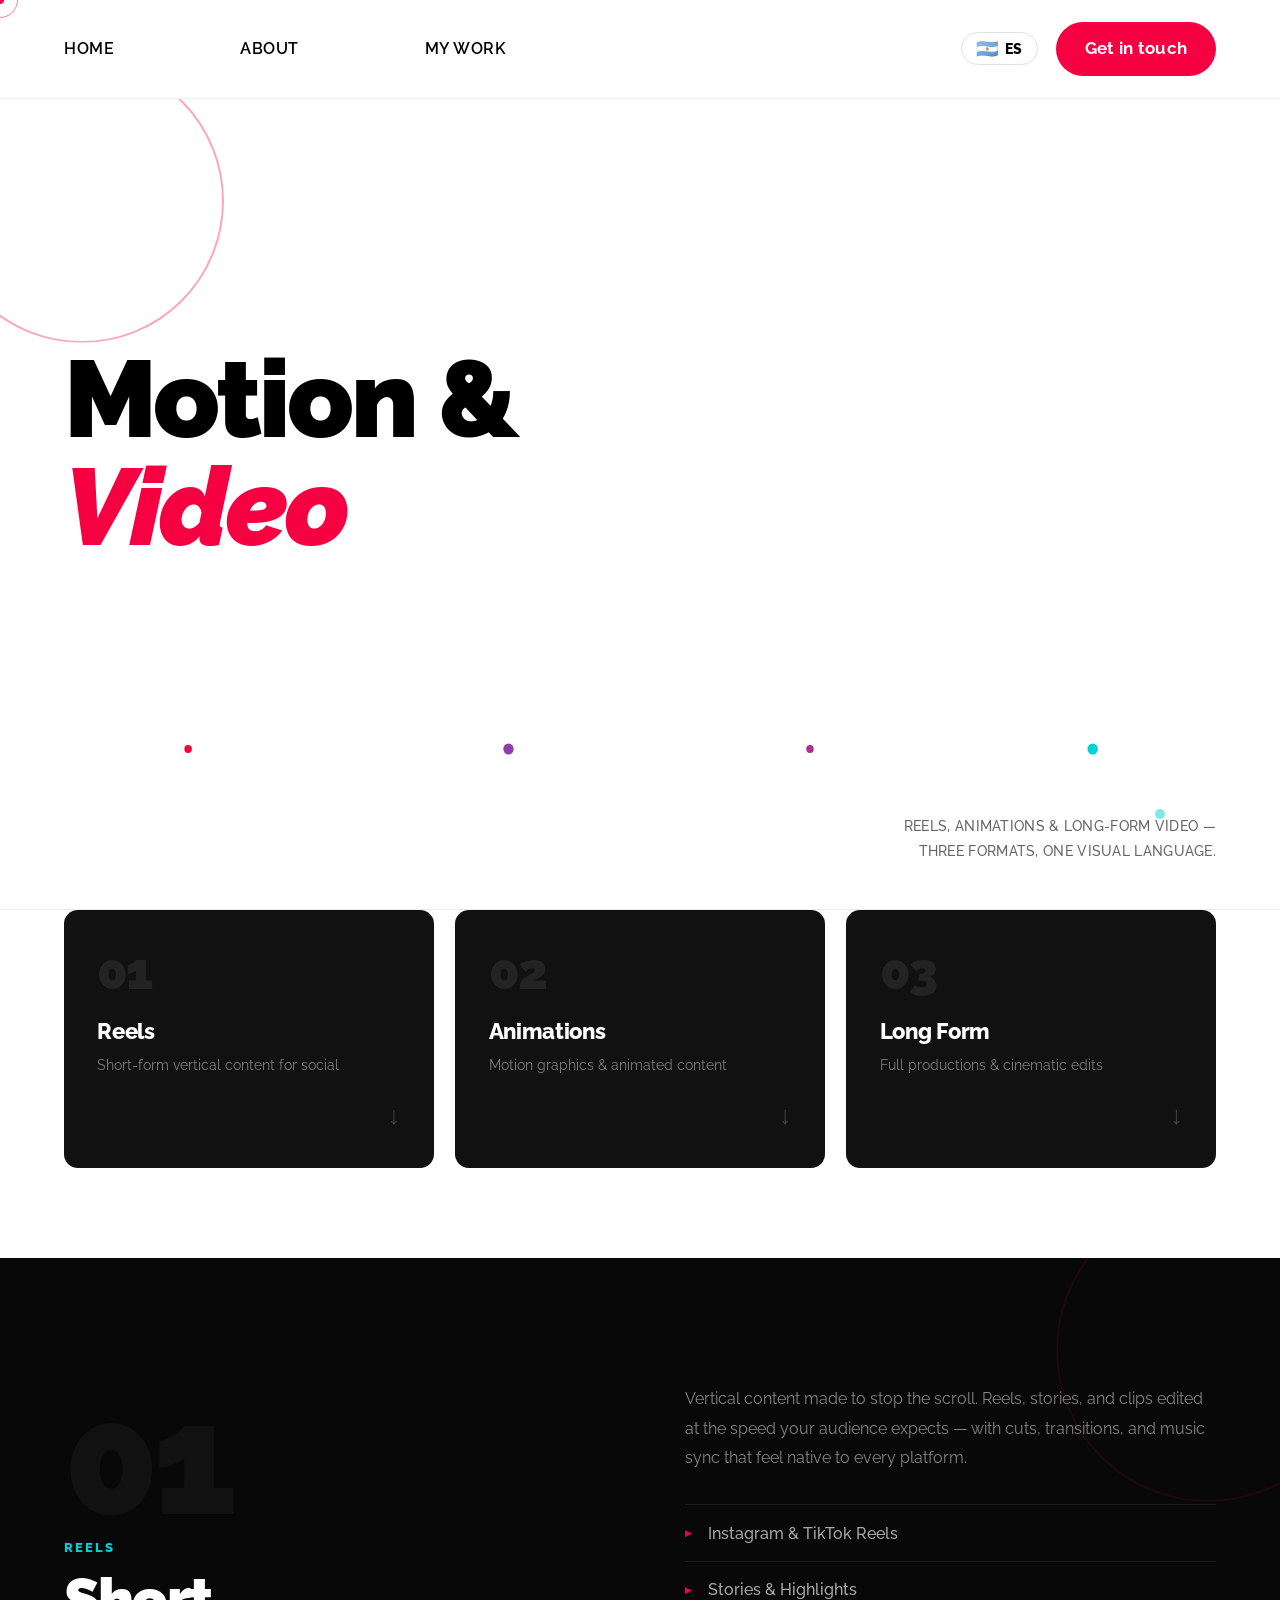
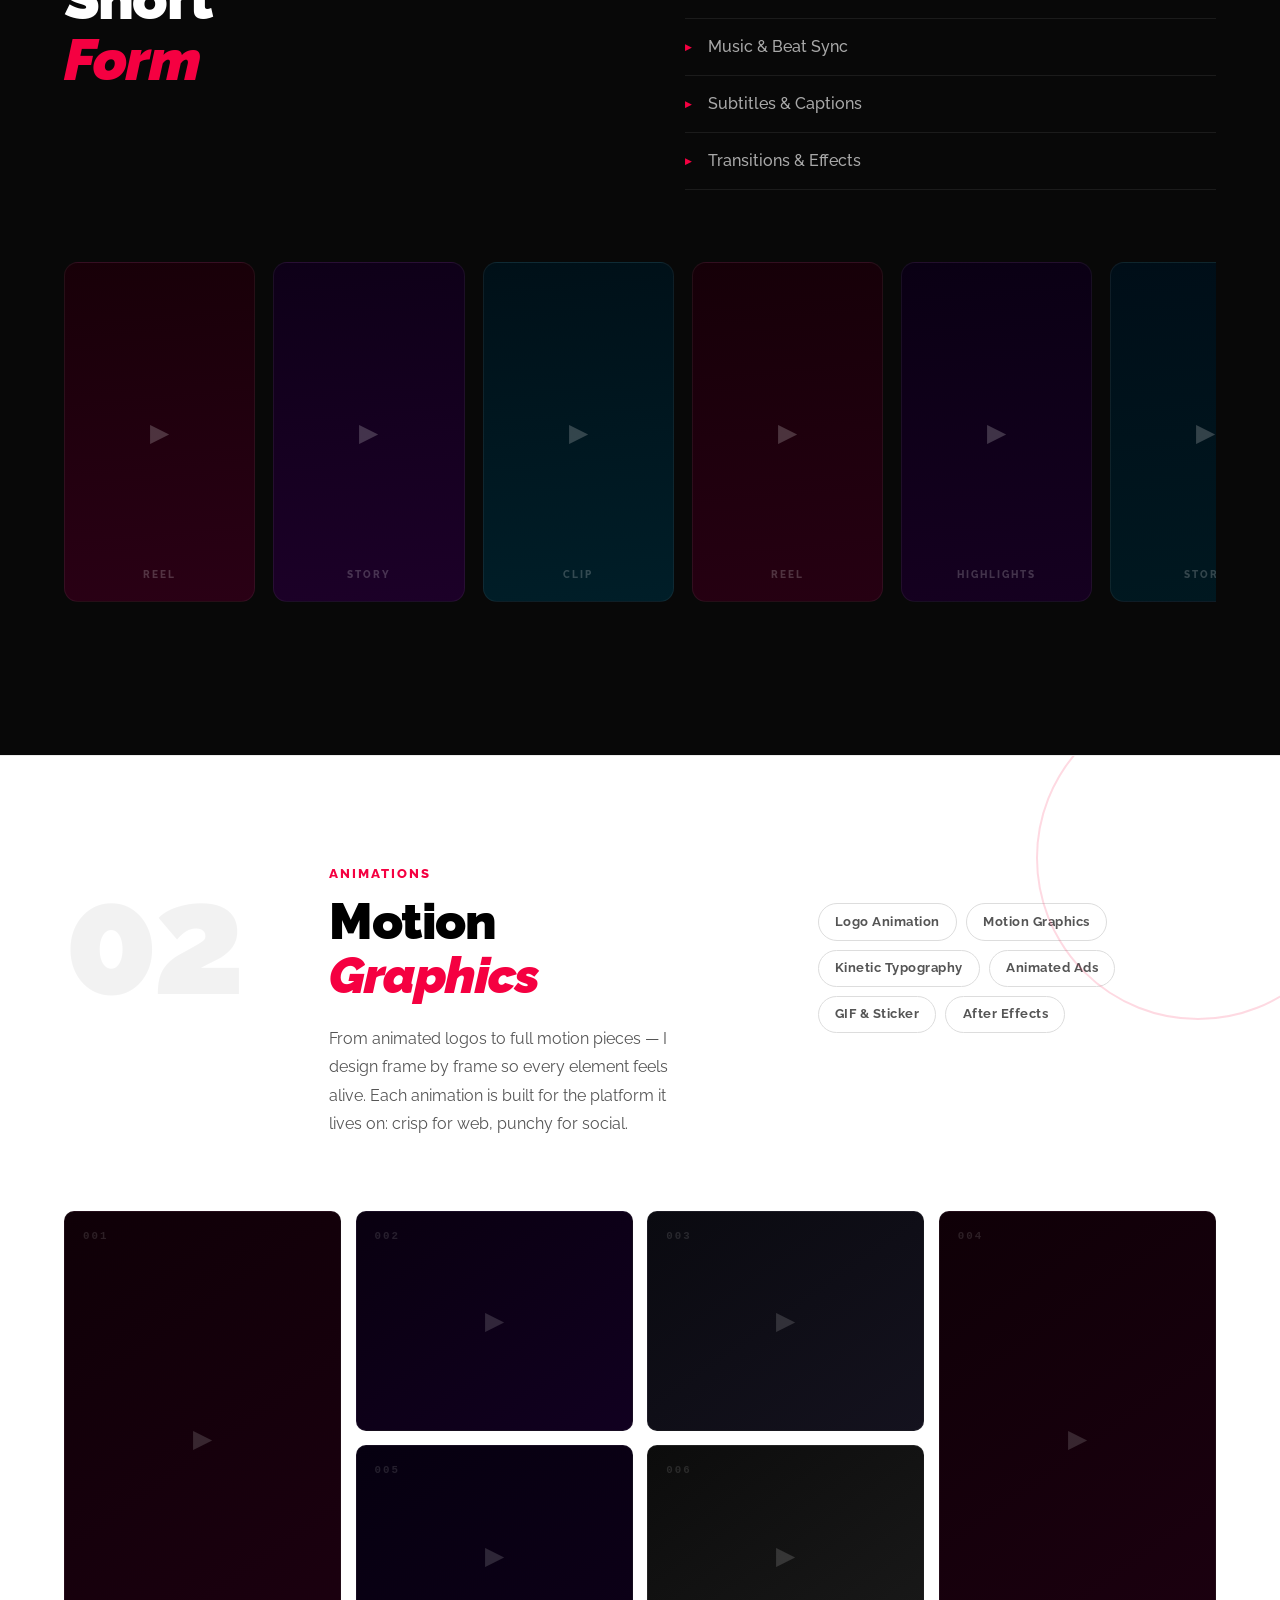
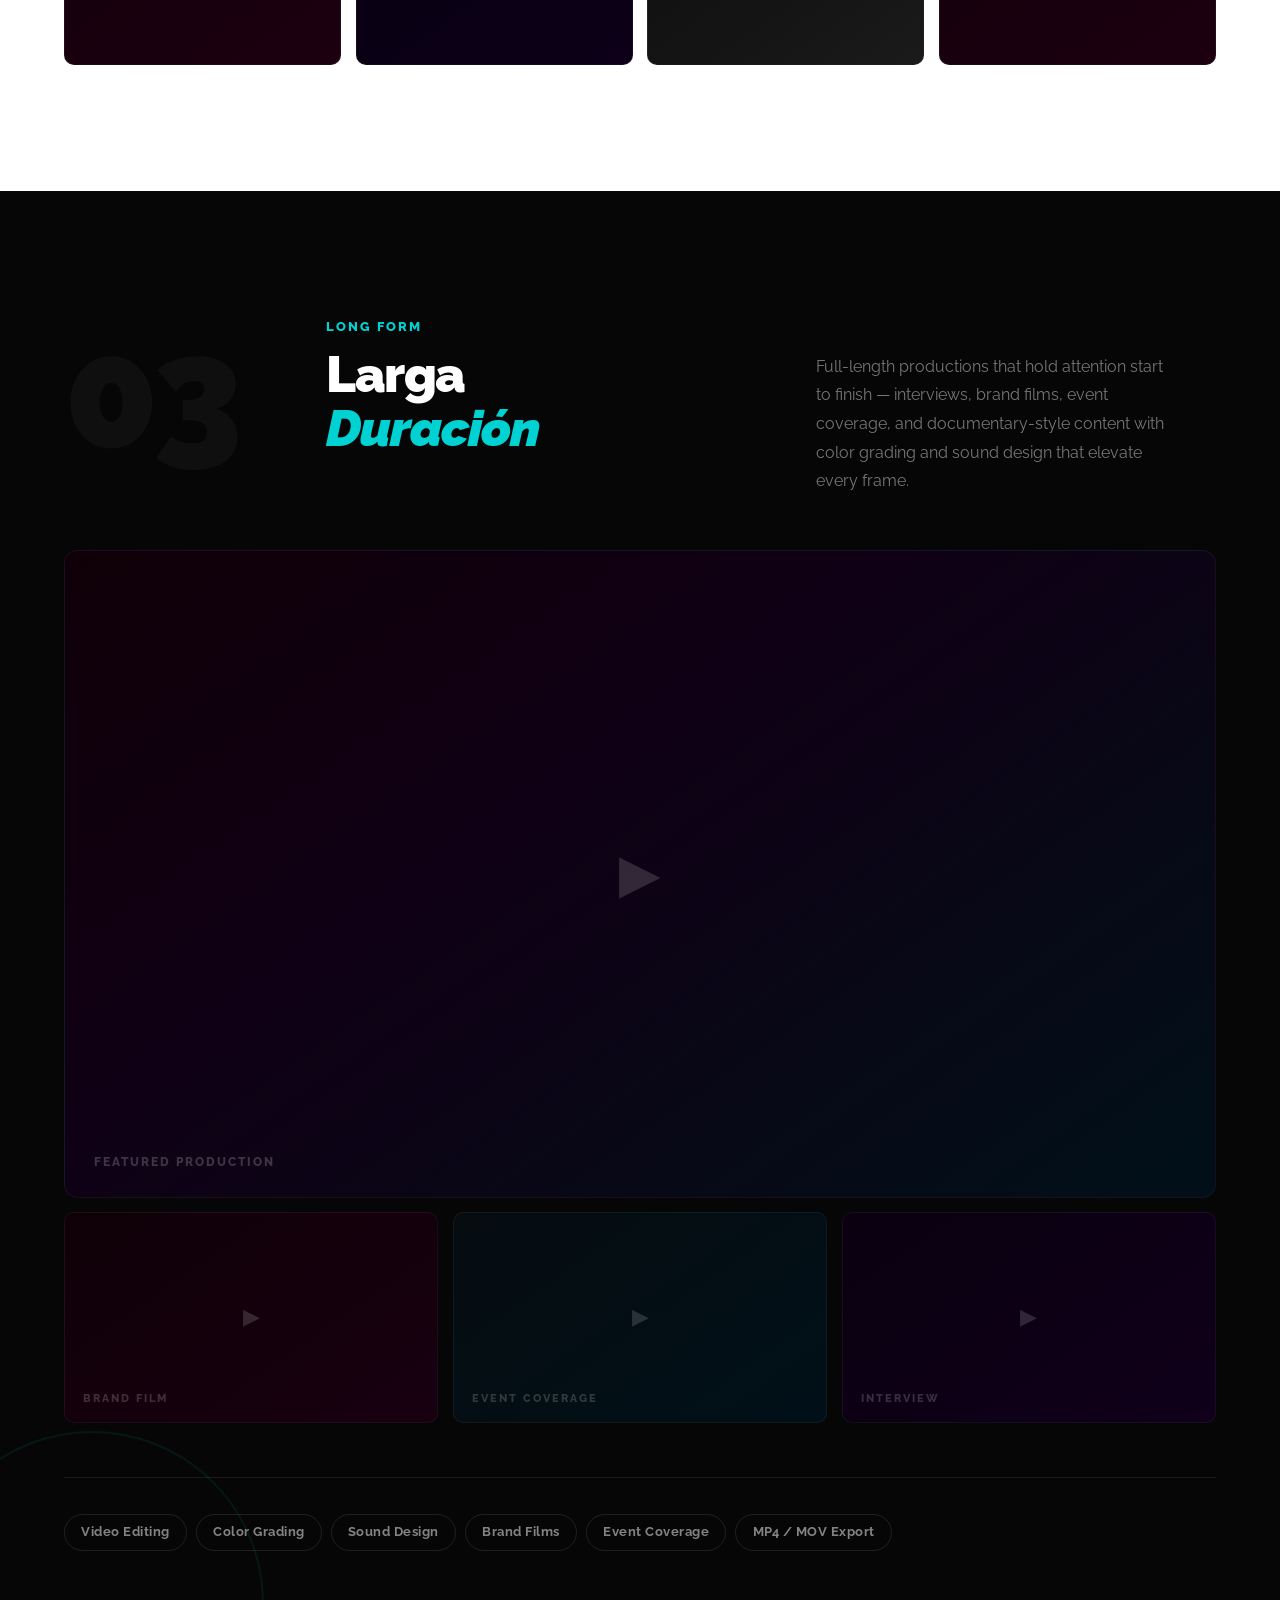
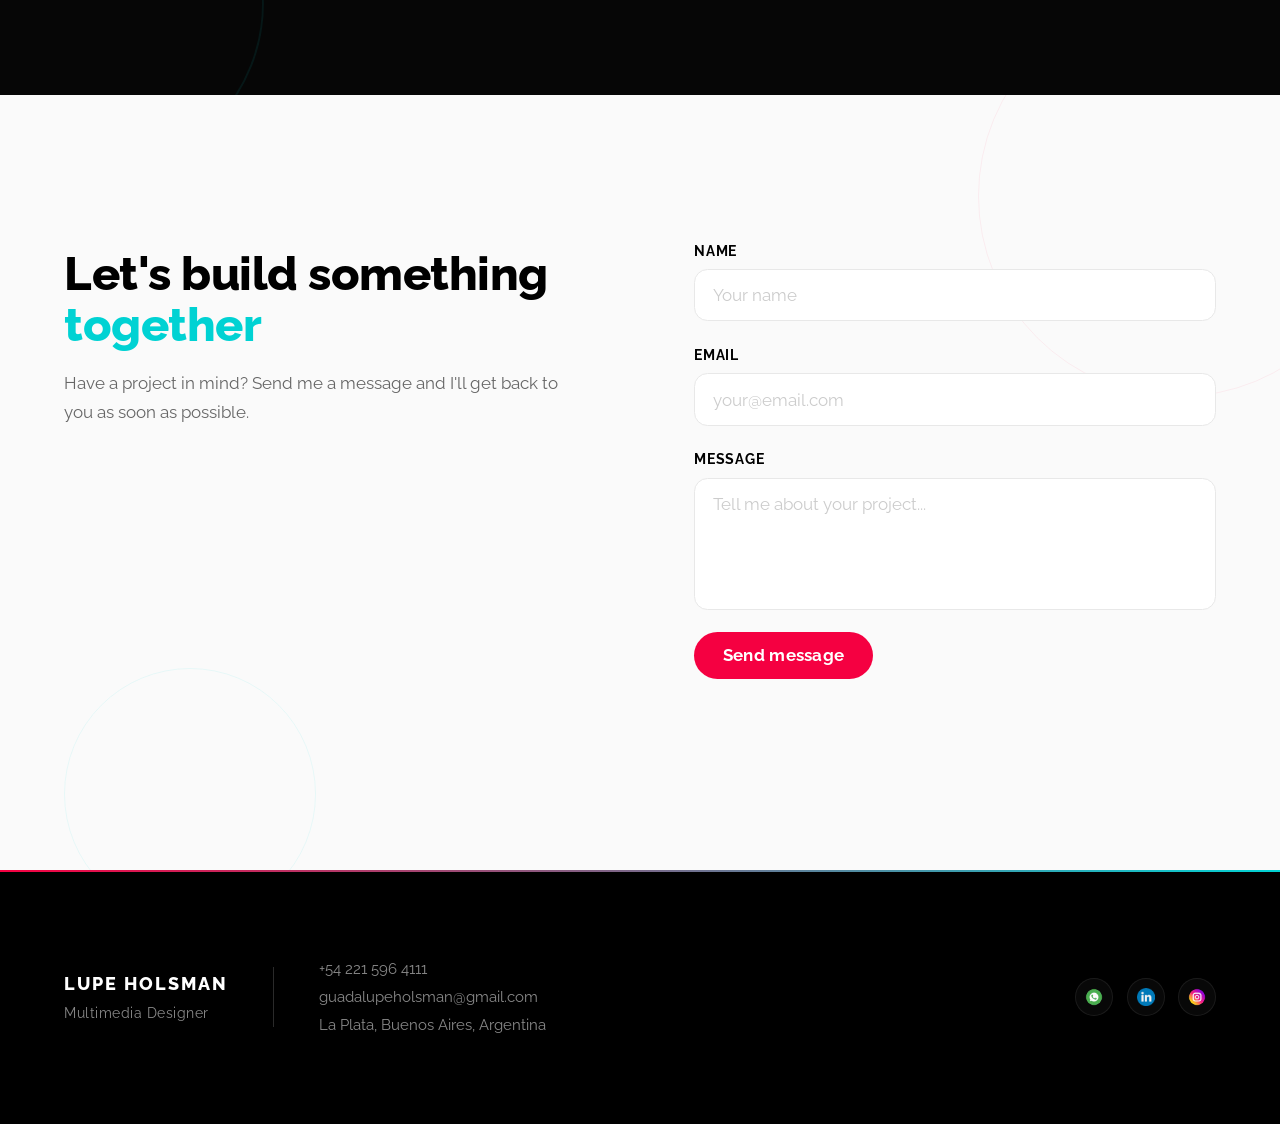
<file: MotionVideo.html>
<!DOCTYPE html>
<html lang="en">
<head>
    <meta charset="UTF-8">
    <meta name="viewport" content="width=device-width, initial-scale=1.0">
    <title>Motion & Video — Lupe Holsman</title>
    <link href="https://fonts.googleapis.com/css2?family=Raleway:ital,wght@0,300;0,400;0,600;0,700;0,800;0,900;1,700;1,800;1,900&display=swap" rel="stylesheet">
    <link rel="stylesheet" href="css/styles.css">
    <link rel="stylesheet" href="css/MotionVideo.css">
</head>

<body>

    <div class="cursor-dot"  id="cursorDot"></div>
    <div class="cursor-ring" id="cursorRing"></div>

    <!-- ══ HEADER ══════════════════════════════ -->
    <header id="siteHeader">
        <div class="container">
            <nav>
                <ul id="navLinks">
                    <li><a href="index.html"     data-i18n="nav.home">Home</a></li>
                    <li><a href="404.html"        data-i18n="nav.about">About</a></li>
                    <li><a href="index.html#work" data-i18n="nav.work">My Work</a></li>
                </ul>
                <div class="nav-right">
                    <button class="lang-switch" id="langSwitch" aria-label="Switch language">
                        <span class="lang-flag" id="langFlag">🇦🇷</span>
                        <span class="lang-label" id="langLabel">ES</span>
                    </button>
                    <a href="#contact" class="btn" data-i18n="nav.contact">Get in touch</a>
                    <button class="hamburger" id="hamburger" aria-label="Menu">
                        <span></span><span></span><span></span>
                    </button>
                </div>
            </nav>
        </div>
    </header>

    <main>

        <!-- ══ HERO ════════════════════════════ -->
        <section class="mv-hero">

            <div class="container mv-hero-title-wrap">
                <div class="mv-hero-title">
                    <h1>Motion &amp;<em>Video</em></h1>
                </div>
            </div>

            <div class="mv-timeline-wrap" aria-hidden="true">
                <svg viewBox="0 0 1440 80" preserveAspectRatio="none" fill="none" xmlns="http://www.w3.org/2000/svg">
                    <defs>
                        <linearGradient id="mvGrad" x1="0%" y1="0%" x2="100%" y2="0%">
                            <stop offset="0%"   stop-color="#F50041"/>
                            <stop offset="45%"  stop-color="#8b3fa8"/>
                            <stop offset="100%" stop-color="#00d2d3"/>
                        </linearGradient>
                    </defs>
                    <line x1="0" y1="40" x2="1440" y2="40" stroke="url(#mvGrad)" stroke-width="2.5" stroke-linecap="round"/>
                    <line x1="0" y1="28" x2="1440" y2="28" stroke="url(#mvGrad)" stroke-width="1" opacity="0.25"/>
                    <line x1="0" y1="52" x2="1440" y2="52" stroke="url(#mvGrad)" stroke-width="1" opacity="0.25"/>
                    <circle cx="240"  cy="40" r="4"   fill="#F50041"/>
                    <circle cx="580"  cy="40" r="5.5" fill="#8b3fa8"/>
                    <circle cx="900"  cy="40" r="4"   fill="#b03090"/>
                    <circle cx="1200" cy="40" r="5.5" fill="#00d2d3"/>
                </svg>
            </div>

            <div class="container">
                <p class="mv-hero-desc" data-i18n="hero.desc">
                    Reels, Animations &amp; Long-Form Video — Three Formats, One Visual Language.
                </p>
            </div>

        </section>


        <!-- ══ CATEGORY NAV ═════════════════════ -->
        <section class="mv-catnav">
            <div class="container">
                <div class="mv-catnav-grid">

                    <a class="mv-cat-card reveal" href="#reels">
                        <span class="mv-cat-num">01</span>
                        <div class="mv-cat-body">
                            <h3 data-i18n="cat.reels.title">Reels</h3>
                            <p data-i18n="cat.reels.desc">Short-form vertical content for social</p>
                        </div>
                        <span class="mv-cat-arrow">↓</span>
                    </a>

                    <a class="mv-cat-card reveal" href="#animations" style="transition-delay:.08s">
                        <span class="mv-cat-num">02</span>
                        <div class="mv-cat-body">
                            <h3 data-i18n="cat.anim.title">Animations</h3>
                            <p data-i18n="cat.anim.desc">Motion graphics &amp; animated content</p>
                        </div>
                        <span class="mv-cat-arrow">↓</span>
                    </a>

                    <a class="mv-cat-card reveal" href="#longform" style="transition-delay:.16s">
                        <span class="mv-cat-num">03</span>
                        <div class="mv-cat-body">
                            <h3 data-i18n="cat.long.title">Long Form</h3>
                            <p data-i18n="cat.long.desc">Full productions &amp; cinematic edits</p>
                        </div>
                        <span class="mv-cat-arrow">↓</span>
                    </a>

                </div>
            </div>
        </section>


        <!-- ══ 01 REELS ══════════════════════════ -->
        <section class="mv-reels" id="reels">
            <div class="container">

                <!-- Header -->
                <div class="mv-reels-header">
                    <div class="mv-reels-heading reveal from-left">
                        <div class="mv-ghost-num" aria-hidden="true">01</div>
                        <span class="mv-label mv-label--cyan" data-i18n="reels.label">Reels</span>
                        <h2>Short<br><em>Form</em></h2>
                    </div>
                    <div class="mv-reels-desc reveal from-right">
                        <p data-i18n="reels.desc">
                            Vertical content made to stop the scroll. Reels, stories, and clips edited at the speed your audience expects — with cuts, transitions, and music sync that feel native to every platform.
                        </p>
                        <ul class="mv-vlist">
                            <li data-i18n="reels.item1">Instagram &amp; TikTok Reels</li>
                            <li data-i18n="reels.item2">Stories &amp; Highlights</li>
                            <li data-i18n="reels.item3">Music &amp; Beat Sync</li>
                            <li data-i18n="reels.item4">Subtitles &amp; Captions</li>
                            <li data-i18n="reels.item5">Transitions &amp; Effects</li>
                        </ul>
                    </div>
                </div>

                <!-- Strip de tiles verticales -->
                <div class="mv-reel-strip reveal">
                    <div class="mv-reel-tile">
                        <span class="mv-play-icon">▶</span>
                        <div class="mv-reel-label" data-i18n="reels.t1">Reel</div>
                    </div>
                    <div class="mv-reel-tile">
                        <span class="mv-play-icon">▶</span>
                        <div class="mv-reel-label" data-i18n="reels.t2">Story</div>
                    </div>
                    <div class="mv-reel-tile">
                        <span class="mv-play-icon">▶</span>
                        <div class="mv-reel-label" data-i18n="reels.t3">Clip</div>
                    </div>
                    <div class="mv-reel-tile">
                        <span class="mv-play-icon">▶</span>
                        <div class="mv-reel-label" data-i18n="reels.t4">Reel</div>
                    </div>
                    <div class="mv-reel-tile">
                        <span class="mv-play-icon">▶</span>
                        <div class="mv-reel-label" data-i18n="reels.t5">Highlights</div>
                    </div>
                    <div class="mv-reel-tile">
                        <span class="mv-play-icon">▶</span>
                        <div class="mv-reel-label" data-i18n="reels.t6">Story</div>
                    </div>
                    <div class="mv-reel-tile">
                        <span class="mv-play-icon">▶</span>
                        <div class="mv-reel-label" data-i18n="reels.t7">Clip</div>
                    </div>
                    <div class="mv-reel-tile">
                        <span class="mv-play-icon">▶</span>
                        <div class="mv-reel-label" data-i18n="reels.t8">Reel</div>
                    </div>
                </div>

            </div>
        </section>


        <!-- ══ 02 ANIMATIONS ════════════════════ -->
        <section class="mv-anim" id="animations">
            <div class="container">

                <div class="mv-anim-header">
                    <div class="mv-ghost-num mv-ghost-num--dark" aria-hidden="true">02</div>
                    <div class="mv-anim-intro reveal from-left">
                        <span class="mv-label" data-i18n="anim.label">Animations</span>
                        <h2>Motion<br><em>Graphics</em></h2>
                        <p data-i18n="anim.desc">
                            From animated logos to full motion pieces — I design frame by frame so every element feels alive. Each animation is built for the platform it lives on: crisp for web, punchy for social.
                        </p>
                    </div>
                    <ul class="mv-tags reveal from-right">
                        <li data-i18n="anim.tag1">Logo Animation</li>
                        <li data-i18n="anim.tag2">Motion Graphics</li>
                        <li data-i18n="anim.tag3">Kinetic Typography</li>
                        <li data-i18n="anim.tag4">Animated Ads</li>
                        <li data-i18n="anim.tag5">GIF &amp; Sticker</li>
                        <li data-i18n="anim.tag6">After Effects</li>
                    </ul>
                </div>

                <div class="mv-anim-grid">
                    <div class="mv-anim-tile mv-anim-tile--lg reveal">
                        <span class="mv-frame-num">001</span>
                        <span class="mv-play-icon">▶</span>
                    </div>
                    <div class="mv-anim-tile reveal" style="transition-delay:.06s">
                        <span class="mv-frame-num">002</span>
                        <span class="mv-play-icon">▶</span>
                    </div>
                    <div class="mv-anim-tile reveal" style="transition-delay:.12s">
                        <span class="mv-frame-num">003</span>
                        <span class="mv-play-icon">▶</span>
                    </div>
                    <div class="mv-anim-tile mv-anim-tile--lg reveal" style="transition-delay:.06s">
                        <span class="mv-frame-num">004</span>
                        <span class="mv-play-icon">▶</span>
                    </div>
                    <div class="mv-anim-tile reveal" style="transition-delay:.18s">
                        <span class="mv-frame-num">005</span>
                        <span class="mv-play-icon">▶</span>
                    </div>
                    <div class="mv-anim-tile reveal" style="transition-delay:.24s">
                        <span class="mv-frame-num">006</span>
                        <span class="mv-play-icon">▶</span>
                    </div>
                </div>

            </div>
        </section>


        <!-- ══ 03 LARGA DURACIÓN ════════════════ -->
        <section class="mv-longform" id="longform">
            <div class="container">

                <div class="mv-lf-header">
                    <div class="mv-ghost-num" aria-hidden="true">03</div>
                    <div class="mv-lf-intro reveal from-left">
                        <span class="mv-label mv-label--cyan" data-i18n="lf.label">Long Form</span>
                        <h2>Larga<br><em>Duración</em></h2>
                    </div>
                    <p class="mv-lf-desc reveal from-right" data-i18n="lf.desc">
                        Full-length productions that hold attention start to finish — interviews, brand films, event coverage, and documentary-style content with color grading and sound design that elevate every frame.
                    </p>
                </div>

                <div class="mv-lf-main reveal">
                    <span class="mv-play-icon mv-play-icon--lg">▶</span>
                    <div class="mv-lf-main-label" data-i18n="lf.mainLabel">Featured Production</div>
                </div>

                <div class="mv-lf-row">
                    <div class="mv-lf-tile reveal">
                        <span class="mv-play-icon">▶</span>
                        <div class="mv-lf-tile-label" data-i18n="lf.tile1">Brand Film</div>
                    </div>
                    <div class="mv-lf-tile reveal" style="transition-delay:.1s">
                        <span class="mv-play-icon">▶</span>
                        <div class="mv-lf-tile-label" data-i18n="lf.tile2">Event Coverage</div>
                    </div>
                    <div class="mv-lf-tile reveal" style="transition-delay:.2s">
                        <span class="mv-play-icon">▶</span>
                        <div class="mv-lf-tile-label" data-i18n="lf.tile3">Interview</div>
                    </div>
                </div>

                <ul class="mv-tags mv-tags--bottom reveal">
                    <li data-i18n="lf.tag1">Video Editing</li>
                    <li data-i18n="lf.tag2">Color Grading</li>
                    <li data-i18n="lf.tag3">Sound Design</li>
                    <li data-i18n="lf.tag4">Brand Films</li>
                    <li data-i18n="lf.tag5">Event Coverage</li>
                    <li data-i18n="lf.tag6">MP4 / MOV Export</li>
                </ul>

            </div>
        </section>


        <!-- ══ CONTACT ══════════════════════════ -->
        <section class="contact-section" id="contact">
            <div class="container contact-wrapper">

                <div class="contact-text reveal from-left">
                    <h2>Let's build something <span class="text-cyan">together</span></h2>
                    <p data-i18n="contact.subtitle">Have a project in mind? Send me a message and I'll get back to you as soon as possible.</p>
                </div>

                <form class="contact-form reveal from-right" id="contactForm">
                    <div class="form-group">
                        <label for="name" data-i18n="contact.form.name">Name</label>
                        <input type="text" id="name" placeholder="Your name" data-i18n-placeholder="contact.form.namePlaceholder" required>
                    </div>
                    <div class="form-group">
                        <label for="email" data-i18n="contact.form.email">Email</label>
                        <input type="email" id="email" placeholder="your@email.com" required>
                    </div>
                    <div class="form-group">
                        <label for="message" data-i18n="contact.form.message">Message</label>
                        <textarea id="message" rows="5" placeholder="Tell me about your project..." data-i18n-placeholder="contact.form.messagePlaceholder" required></textarea>
                    </div>
                    <button type="submit" class="btn" data-i18n="contact.form.send">Send message</button>
                    <p class="form-success" id="formSuccess" data-i18n="contact.form.success">Message sent! I'll be in touch soon ✦</p>
                </form>

            </div>
        </section>

    </main>


    <!-- ══ FOOTER ═══════════════════════════════ -->
    <footer>
        <div class="container footer-content">
            <div class="footer-brand">
                <h3>LUPE HOLSMAN</h3>
                <p data-i18n="footer.role">Multimedia Designer</p>
            </div>
            <div class="footer-divider"></div>
            <div class="footer-contact">
                <p>+54 221 596 4111</p>
                <p>guadalupeholsman@gmail.com</p>
                <p>La Plata, Buenos Aires, Argentina</p>
            </div>
            <div class="footer-social">
                <a href="#" class="social-icon" aria-label="WhatsApp">
                    <img src="img/icon-whatsapp.png" alt="WhatsApp">
                </a>
                <a href="https://www.linkedin.com/in/guadalupe-holsman" class="social-icon" aria-label="LinkedIn">
                    <img src="img/icon-linkedin.png" alt="LinkedIn">
                </a>
                <a href="#" class="social-icon" aria-label="Instagram">
                    <img src="img/icon-instagram.png" alt="Instagram">
                </a>
            </div>
        </div>
    </footer>


    <script>
    // ── CURSOR ──────────────────────────────────
    const cursorDot  = document.getElementById('cursorDot');
    const cursorRing = document.getElementById('cursorRing');
    let mouseX = 0, mouseY = 0, ringX = 0, ringY = 0;

    window.addEventListener('mousemove', e => {
        mouseX = e.clientX; mouseY = e.clientY;
        cursorDot.style.transform = `translate(calc(${mouseX}px - 50%), calc(${mouseY}px - 50%))`;
    });

    (function animateRing() {
        ringX += (mouseX - ringX) * 0.14;
        ringY += (mouseY - ringY) * 0.14;
        cursorRing.style.transform = `translate(calc(${ringX}px - 50%), calc(${ringY}px - 50%))`;
        requestAnimationFrame(animateRing);
    })();


    // ── STICKY HEADER ───────────────────────────
    const siteHeader = document.getElementById('siteHeader');
    window.addEventListener('scroll', () => {
        siteHeader.classList.toggle('scrolled', window.scrollY > 20);
    });


    // ── HAMBURGER ───────────────────────────────
    const hamburger = document.getElementById('hamburger');
    const navLinks  = document.getElementById('navLinks');

    hamburger.addEventListener('click', () => {
        hamburger.classList.toggle('open');
        navLinks.classList.toggle('mobile-open');
    });

    navLinks.querySelectorAll('a').forEach(link => {
        link.addEventListener('click', () => {
            hamburger.classList.remove('open');
            navLinks.classList.remove('mobile-open');
        });
    });


    // ── SMOOTH SCROLL ───────────────────────────
    document.querySelectorAll('.mv-cat-card').forEach(link => {
        link.addEventListener('click', e => {
            e.preventDefault();
            const target = document.querySelector(link.getAttribute('href'));
            if (target) target.scrollIntoView({ behavior: 'smooth', block: 'start' });
        });
    });


    // ── SCROLL REVEAL ───────────────────────────
    const revealObserver = new IntersectionObserver(entries => {
        entries.forEach(entry => {
            if (!entry.isIntersecting) return;
            entry.target.classList.add('is-visible');
            revealObserver.unobserve(entry.target);
        });
    }, { threshold: 0.12 });

    document.querySelectorAll('.reveal').forEach(el => revealObserver.observe(el));


    // ── FORM ────────────────────────────────────
    document.getElementById('contactForm').addEventListener('submit', e => {
        e.preventDefault();
        document.getElementById('formSuccess').classList.add('visible');
        e.target.reset();
    });


    // ── LANGUAGE SWITCH ─────────────────────────
    const translations = {
        en: {
            nav: { home: 'Home', about: 'About', work: 'My Work', contact: 'Get in touch' },
            hero: { desc: 'Reels, Animations & Long-Form Video — Three Formats, One Visual Language.' },
            cat: {
                reels: { title: 'Reels',      desc: 'Short-form vertical content for social' },
                anim:  { title: 'Animations', desc: 'Motion graphics & animated content' },
                long:  { title: 'Long Form',  desc: 'Full productions & cinematic edits' }
            },
            reels: {
                label: 'Reels',
                desc:  'Vertical content made to stop the scroll. Reels, stories, and clips edited at the speed your audience expects — with cuts, transitions, and music sync that feel native to every platform.',
                item1: 'Instagram & TikTok Reels',
                item2: 'Stories & Highlights',
                item3: 'Music & Beat Sync',
                item4: 'Subtitles & Captions',
                item5: 'Transitions & Effects',
                t1: 'Reel', t2: 'Story', t3: 'Clip', t4: 'Reel',
                t5: 'Highlights', t6: 'Story', t7: 'Clip', t8: 'Reel'
            },
            anim: {
                label: 'Animations',
                desc:  'From animated logos to full motion pieces — I design frame by frame so every element feels alive. Each animation is built for the platform it lives on: crisp for web, punchy for social.',
                tag1: 'Logo Animation', tag2: 'Motion Graphics', tag3: 'Kinetic Typography',
                tag4: 'Animated Ads',  tag5: 'GIF & Sticker',   tag6: 'After Effects'
            },
            lf: {
                label:     'Long Form',
                desc:      'Full-length productions that hold attention start to finish — interviews, brand films, event coverage, and documentary-style content with color grading and sound design that elevate every frame.',
                mainLabel: 'Featured Production',
                tile1: 'Brand Film', tile2: 'Event Coverage', tile3: 'Interview',
                tag1: 'Video Editing', tag2: 'Color Grading', tag3: 'Sound Design',
                tag4: 'Brand Films',  tag5: 'Event Coverage', tag6: 'MP4 / MOV Export'
            },
            contact: {
                subtitle: "Have a project in mind? Send me a message and I'll get back to you as soon as possible.",
                form: {
                    name: 'Name', namePlaceholder: 'Your name',
                    email: 'Email',
                    message: 'Message', messagePlaceholder: 'Tell me about your project...',
                    send: 'Send message',
                    success: "Message sent! I'll be in touch soon ✦"
                }
            },
            footer: { role: 'Multimedia Designer' }
        },
        es: {
            nav: { home: 'Inicio', about: 'Sobre mí', work: 'Mi trabajo', contact: 'Contactame' },
            hero: { desc: 'Reels, Animaciones y Larga Duración — Tres formatos, un mismo lenguaje visual.' },
            cat: {
                reels: { title: 'Reels',          desc: 'Contenido vertical para redes sociales' },
                anim:  { title: 'Animaciones',    desc: 'Motion graphics y contenido animado' },
                long:  { title: 'Larga Duración', desc: 'Producciones completas y ediciones cinematográficas' }
            },
            reels: {
                label: 'Reels',
                desc:  'Contenido vertical pensado para detener el scroll. Reels, historias y clips editados al ritmo que tu audiencia espera — con cortes, transiciones y sincronía musical nativos de cada plataforma.',
                item1: 'Reels de Instagram y TikTok',
                item2: 'Historias y Destacados',
                item3: 'Sincronía musical',
                item4: 'Subtítulos y Captions',
                item5: 'Transiciones y efectos',
                t1: 'Reel', t2: 'Historia', t3: 'Clip', t4: 'Reel',
                t5: 'Destacados', t6: 'Historia', t7: 'Clip', t8: 'Reel'
            },
            anim: {
                label: 'Animaciones',
                desc:  'Desde logos animados hasta piezas de motion completas — diseño cuadro a cuadro para que cada elemento se sienta vivo. Cada animación está pensada para la plataforma donde va a vivir.',
                tag1: 'Logo Animado', tag2: 'Motion Graphics', tag3: 'Tipografía Cinética',
                tag4: 'Publicidades', tag5: 'GIF y Sticker',   tag6: 'After Effects'
            },
            lf: {
                label:     'Larga Duración',
                desc:      'Producciones de largo aliento que sostienen la atención de principio a fin — entrevistas, films de marca, cobertura de eventos y contenido estilo documental con corrección de color y diseño sonoro.',
                mainLabel: 'Producción Destacada',
                tile1: 'Film de Marca', tile2: 'Cobertura de Evento', tile3: 'Entrevista',
                tag1: 'Edición de Video', tag2: 'Corrección de Color', tag3: 'Diseño Sonoro',
                tag4: 'Films de Marca',  tag5: 'Cobertura de Eventos', tag6: 'MP4 / MOV Export'
            },
            contact: {
                subtitle: '¿Tenés un proyecto en mente? Mandame un mensaje y te respondo a la brevedad.',
                form: {
                    name: 'Nombre', namePlaceholder: 'Tu nombre',
                    email: 'Email',
                    message: 'Mensaje', messagePlaceholder: 'Contame sobre tu proyecto...',
                    send: 'Enviar mensaje',
                    success: '¡Mensaje enviado! Te respondo pronto ✦'
                }
            },
            footer: { role: 'Diseñadora Multimedia' }
        }
    };

    function getT(lang, key) {
        return key.split('.').reduce((obj, k) => (obj && obj[k] !== undefined ? obj[k] : null), translations[lang]);
    }

    function applyLang(lang) {
        document.querySelectorAll('[data-i18n]').forEach(el => {
            const val = getT(lang, el.dataset.i18n);
            if (val !== null) {
                el.innerHTML = val;
                el.classList.add('lang-fade');
                el.addEventListener('animationend', () => el.classList.remove('lang-fade'), { once: true });
            }
        });

        document.querySelectorAll('[data-i18n-placeholder]').forEach(el => {
            const val = getT(lang, el.dataset.i18nPlaceholder);
            if (val !== null) el.placeholder = val;
        });

        document.documentElement.lang = lang;
        const isES = lang === 'es';
        document.getElementById('langFlag').textContent  = isES ? '🇺🇸' : '🇦🇷';
        document.getElementById('langLabel').textContent = isES ? 'EN' : 'ES';
    }

    let currentLang = localStorage.getItem('lupe-lang') || 'en';
    applyLang(currentLang);

    document.getElementById('langSwitch').addEventListener('click', () => {
        currentLang = currentLang === 'en' ? 'es' : 'en';
        localStorage.setItem('lupe-lang', currentLang);
        applyLang(currentLang);
    });
    </script>

</body>
</html>
</file>
<file: css/styles.css>
/* =============================================
   RESET & BASE
   ============================================= */
* {
    margin: 0;
    padding: 0;
    box-sizing: border-box;
}

html {
    font-size: 16px;
    scroll-behavior: smooth;
    overflow-x: hidden;
}

body {
    font-family: 'Raleway', sans-serif;
    font-size: 1rem;
    line-height: 1.6;
    background-color: white;
    color: var(--dark);
    overflow-x: hidden;
    cursor: none;
}

img {
    max-width: 100%;
    display: block;
}

a {
    text-decoration: none;
    color: inherit;
    transition: all 0.3s ease;
}

button {
    transition: all 0.3s ease;
}

main {
    overflow: visible;
}


/* =============================================
   VARIABLES
   ============================================= */
:root {
    --primary: #F50041;
    --dark: #000;
    --light: #f5f5f5;
    --cyan: #00d2d3;
    --primary-glow: rgba(245, 0, 65, 0.18);
    --cyan-glow: rgba(0, 210, 211, 0.15);
}


/* =============================================
   CURSOR PERSONALIZADO
   ============================================= */
.cursor-dot,
.cursor-ring {
    position: fixed;
    top: 0;
    left: 0;
    pointer-events: none;
    z-index: 9999;
    border-radius: 50%;
    transform: translate(-50%, -50%);
    transition-property: opacity;
    transition-duration: 0.3s;
}

.cursor-dot {
    width: 8px;
    height: 8px;
    background: var(--primary);
    transition: width 0.2s, height 0.2s, background 0.2s;
}

.cursor-ring {
    width: 36px;
    height: 36px;
    border: 1.5px solid var(--primary);
    opacity: 0.5;
    transition: width 0.35s cubic-bezier(.25,.46,.45,.94),
                height 0.35s cubic-bezier(.25,.46,.45,.94),
                opacity 0.3s,
                border-color 0.3s;
}

body:has(a:hover) .cursor-ring,
body:has(button:hover) .cursor-ring {
    width: 56px;
    height: 56px;
    opacity: 0.25;
    border-color: var(--cyan);
}

body:has(a:hover) .cursor-dot,
body:has(button:hover) .cursor-dot {
    background: var(--cyan);
    width: 6px;
    height: 6px;
}

@media (pointer: coarse) {
    .cursor-dot, .cursor-ring { display: none; }
    body { cursor: auto; }
}


/* =============================================
   TIPOGRAFÍA
   ============================================= */
h1 { font-size: 2.5rem; }
h2 { font-size: 2rem; }
h3 { font-size: 1.4rem; }
h4 { font-size: 1.1rem; }
h6 { font-size: 1rem; }

.title h2 {
    padding-bottom: 2rem;
}

.subtitle {
    font-size: 1rem;
    opacity: 0.8;
    margin-bottom: 2rem;
}

.subtitle2 {
    font-size: 0.8rem;
    opacity: 0.8;
    margin-bottom: 10rem;
}


/* =============================================
   UTILIDADES
   ============================================= */
.text-cyan {
    color: var(--cyan);
}

.container {
    width: 90%;
    max-width: 1200px;
    margin: 0 auto;
}


/* =============================================
   BOTÓN
   ============================================= */
.btn {
    background: var(--primary);
    color: white;
    padding: 0.75rem 1.6rem;
    border-radius: 2rem;
    font-size: 0.95rem;
    font-weight: 700;
    display: inline-block;
    transition: transform 0.3s ease, box-shadow 0.3s ease, letter-spacing 0.3s ease;
    letter-spacing: 0.3px;
    position: relative;
    overflow: hidden;
}

.btn::after {
    content: '';
    position: absolute;
    inset: 0;
    background: linear-gradient(120deg, transparent 0%, rgba(255,255,255,0.18) 50%, transparent 100%);
    transform: translateX(-100%);
    transition: transform 0.5s ease;
    border-radius: inherit;
}

.btn:hover::after {
    transform: translateX(100%);
}

.btn:hover {
    transform: translateY(-3px);
    box-shadow: 0 12px 28px rgba(245, 0, 65, 0.35);
    letter-spacing: 0.6px;
}

.btn:active {
    transform: scale(0.97);
}


/* =============================================
   NAV
   ============================================= */
header {
    position: sticky;
    top: 0;
    z-index: 200;
    background: rgba(255,255,255,0.92);
    backdrop-filter: blur(14px);
    -webkit-backdrop-filter: blur(14px);
    border-bottom: 1px solid rgba(0,0,0,0.06);
    transition: box-shadow 0.3s ease;
}

header.scrolled {
    box-shadow: 0 2px 24px rgba(0,0,0,0.08);
}

nav {
    display: flex;
    justify-content: space-between;
    align-items: center;
    padding: 1.2rem 0;
    background-color: transparent;
}

nav ul {
    display: flex;
    gap: 7rem;
    list-style: none;
}

nav ul li a {
    font-weight: 600;
    font-size: 0.88rem;
    letter-spacing: 0.5px;
    text-transform: uppercase;
    position: relative;
    padding-bottom: 3px;
}

nav ul li a::after {
    content: '';
    position: absolute;
    left: 0;
    bottom: 0;
    width: 0;
    height: 2px;
    background: var(--primary);
    border-radius: 2px;
    transition: width 0.3s cubic-bezier(.25,.46,.45,.94);
}

nav ul li a:hover::after {
    width: 100%;
}

nav a:hover {
    color: var(--primary);
}

.nav-right {
    display: flex;
    align-items: center;
    gap: 1rem;
}

/* Hamburger — oculto en desktop */
.hamburger {
    display: none;
    flex-direction: column;
    gap: 5px;
    background: none;
    border: none;
    cursor: pointer;
    padding: 4px;
}

.hamburger span {
    display: block;
    width: 24px;
    height: 2px;
    background: var(--dark);
    border-radius: 2px;
    transition: transform 0.3s ease, opacity 0.3s ease;
}

/* Animación X al abrir */
.hamburger.open span:nth-child(1) { transform: translateY(7px) rotate(45deg); }
.hamburger.open span:nth-child(2) { opacity: 0; }
.hamburger.open span:nth-child(3) { transform: translateY(-7px) rotate(-45deg); }

/* Menú mobile desplegable */
#navLinks.mobile-open {
    display: flex !important;
    flex-direction: column;
    position: fixed;
    top: 0;
    left: 0;
    width: 100%;
    height: 100%;
    background: white;
    z-index: 100;
    align-items: center;
    justify-content: center;
    gap: 2.5rem;
    animation: fadeInUp 0.3s ease both;
}

#navLinks.mobile-open li a {
    font-size: 2.2rem;
    font-weight: 800;
    color: var(--dark);
    text-transform: uppercase;
    letter-spacing: 1px;
}

#navLinks.mobile-open li a:hover {
    color: var(--primary);
}


/* =============================================
   HERO
   ============================================= */
.hero {
    position: relative;
    background-color: white;
    min-height: 90vh;
    display: flex;
    align-items: center;
    overflow: visible;
}

/* Grain texture overlay */
.hero::after {
    content: '';
    position: absolute;
    inset: 0;
    background-image: url("data:image/svg+xml,%3Csvg viewBox='0 0 200 200' xmlns='http://www.w3.org/2000/svg'%3E%3Cfilter id='noise'%3E%3CfeTurbulence type='fractalNoise' baseFrequency='0.9' numOctaves='4' stitchTiles='stitch'/%3E%3C/filter%3E%3Crect width='100%25' height='100%25' filter='url(%23noise)' opacity='0.04'/%3E%3C/svg%3E");
    background-size: 150px 150px;
    pointer-events: none;
    z-index: 1;
    opacity: 0.6;
}

.hero-content {
    display: flex;
    justify-content: space-between;
    align-items: center;
    width: 100%;
    max-width: 1200px;
    margin: 0 auto;
    position: relative;
    z-index: 2;
}

.hero-text h2 {
    font-size: 3.8rem;
    line-height: 0.9;
    font-weight: 800;
    margin-bottom: 1.5rem;
    color: var(--dark);
    letter-spacing: -1px;
}

/* Highlight "LUPE HOLSMAN" with a red underline */
.hero-text h2 em {
    font-style: normal;
    position: relative;
    display: inline-block;
}

.hero-text h2 em::after {
    content: '';
    position: absolute;
    left: 0;
    bottom: -4px;
    width: 100%;
    height: 4px;
    background: var(--primary);
    border-radius: 2px;
    transform: scaleX(0);
    transform-origin: left;
    animation: lineReveal 0.8s cubic-bezier(.25,.46,.45,.94) 1s forwards;
}

@keyframes lineReveal {
    to { transform: scaleX(1); }
}

.hero-text p {
    font-size: 1.15rem;
    max-width: 400px;
    margin-bottom: 2.5rem;
    color: #555;
    font-weight: 500;
    line-height: 1.55;
}

.hero-img {
    position: relative;
    z-index: 10;
    display: flex;
    justify-content: flex-end;
    flex: 1;
    min-width: 0;
    animation: slideInRight 0.9s ease-out 0.3s both;
}

.hero-img::before {
    content: "";
    position: absolute;
    background-image: url('../img/Vector 2.png');
    background-size: contain;
    background-repeat: no-repeat;
    background-position: right top;
    width: 300%;
    height: 640px;
    z-index: 15;
    bottom: -220px;
    right: -80%;
    rotate: 10deg;
}

.hero-img img {
    width: 100%;
    max-width: 680px;
    height: auto;
    margin-bottom: -180px;
    transform: translateX(5%);
    z-index: 20;
    filter: drop-shadow(0 30px 60px rgba(0,0,0,0.1));
    transition: filter 0.4s ease;
}

.hero-img img:hover {
    filter: drop-shadow(0 40px 80px rgba(245,0,65,0.12));
}

/* Hero se anima al cargar la página (no necesita scroll) */
.hero-text {
    animation: fadeInUp 0.9s ease-out both;
    flex: 1;
    min-width: 0;
    position: relative;
    z-index: 30;
}

/* Floating decorative dots */
.hero::before {
    content: '';
    position: absolute;
    width: 320px;
    height: 320px;
    border-radius: 50%;
    background: radial-gradient(circle, rgba(245,0,65,0.06) 0%, transparent 70%);
    top: 10%;
    left: -80px;
    pointer-events: none;
    z-index: 0;
    animation: pulseSoft 6s ease-in-out infinite;
}

@keyframes pulseSoft {
    0%, 100% { transform: scale(1); opacity: 0.7; }
    50%       { transform: scale(1.15); opacity: 1; }
}


/* =============================================
   WORK
   ============================================= */
#work {
    background: var(--dark);
    color: white;
    position: relative;
    z-index: 1;
    padding: 14rem 0 5rem 0;
    overflow: visible;
}

#work::before {
    content: "";
    position: absolute;
    top: -350px;
    left: 2%;
    width: 130%;
    height: 700px;
    background: var(--dark);
    border-radius: 20% 90% 20% 100%;
    transform: rotate(-15deg);
    transform-origin: center bottom;
    z-index: -1;
}

#work .container {
    position: relative;
    z-index: 1;
}

#work .title h2 {
    font-size: 2.8rem;
    font-weight: 800;
    letter-spacing: -0.5px;
}

/* Accent line under section title */
#work .title h2::after {
    content: '';
    display: block;
    width: 48px;
    height: 4px;
    background: var(--primary);
    border-radius: 2px;
    margin: 0.8rem auto 0;
}


/* =============================================
   CARDS
   ============================================= */
.cards {
    display: flex;
    flex-direction: column;
    gap: 2rem;
    padding-bottom: 3rem;
}

.card {
    background: #111;
    padding: 3rem 1.8rem;
    border-radius: 1.2rem;
    text-align: center;
    position: relative;
    overflow: hidden;
    transition: transform 0.4s cubic-bezier(.25,.46,.45,.94), box-shadow 0.4s ease, background 0.4s ease;
    display: flex;
    flex-direction: column;
    align-items: center;
    min-height: 380px;
    border: 1px solid rgba(255,255,255,0.05);
}

/* Subtle number watermark in background */
.card:nth-child(1)::before { content: "01"; }
.card:nth-child(2)::before { content: "02"; }
.card:nth-child(3)::before { content: "03"; }
.card:nth-child(4)::before { content: "04"; }

.card::before {
    position: absolute;
    bottom: -10px;
    right: 10px;
    font-size: 7rem;
    font-weight: 900;
    color: rgba(255,255,255,0.03);
    line-height: 1;
    z-index: 0;
    letter-spacing: -4px;
    pointer-events: none;
    transition: color 0.4s ease, transform 0.4s ease;
}

.card-icon {
    margin-bottom: 1.5rem;
    color: var(--cyan);
    display: flex;
    justify-content: center;
    transition: transform 0.35s cubic-bezier(.25,.46,.45,.94);
}

.card h3 {
    margin-bottom: 1rem;
    font-size: 1.5rem;
    line-height: 1.2;
    font-weight: 700;
}

.card p {
    font-size: 0.9rem;
    opacity: 0.65;
    line-height: 1.6;
}

.card a {
    color: var(--primary);
    display: inline-flex;
    align-items: center;
    gap: 0.35rem;
    margin-top: auto;
    font-weight: 700;
    font-size: 0.85rem;
    letter-spacing: 0.3px;
    transition: gap 0.3s ease, opacity 0.3s ease;
}

.card a::after {
    content: '→';
    transition: transform 0.3s ease;
}

.card * {
    position: relative;
    z-index: 2;
}

.card::after {
    content: "";
    position: absolute;
    top: -50%;
    left: -50%;
    width: 200%;
    height: 200%;
    background: linear-gradient(120deg, transparent, rgba(255,255,255,0.05), transparent);
    transform: rotate(25deg);
    opacity: 0;
    transition: opacity 0.5s ease, transform 0.5s ease;
}

.card:hover {
    transform: translateY(-12px) scale(1.02);
    box-shadow: 0 24px 48px rgba(0,0,0,0.5), 0 0 0 1px rgba(245,0,65,0.12);
    background: #161616;
}

.card:hover::before {
    color: rgba(245,0,65,0.06);
    transform: scale(1.05);
}

.card:hover::after {
    opacity: 1;
    transform: translateX(50%) rotate(25deg);
}

.card:hover .card-icon {
    transform: translateY(-4px) scale(1.1);
}

.card:hover a {
    gap: 0.6rem;
}

.card:hover a::after {
    transform: translateX(3px);
}


/* =============================================
   ABOUT
   ============================================= */
#about {
    position: relative;
    z-index: 2;
    background: white;
    padding-top: 10rem;
    padding-bottom: 4rem;
}

/* Subtle background accent */
#about::before {
    content: '';
    position: absolute;
    width: 500px;
    height: 500px;
    border-radius: 50%;
    background: radial-gradient(circle, rgba(0,210,211,0.05) 0%, transparent 70%);
    top: 5%;
    right: -150px;
    pointer-events: none;
    z-index: 0;
}

.about-content {
    display: flex;
    align-items: flex-end;
    justify-content: center;
    gap: 5rem;
    position: relative;
    z-index: 1;
}

.about-img-container {
    position: relative;
}

.profile-photo {
    width: 100%;
    max-width: 420px;
    border-radius: 24px;
    display: block;
    position: relative;
    z-index: 1;
    box-shadow: 0 20px 60px rgba(0,0,0,0.12);
    transition: box-shadow 0.4s ease, transform 0.4s ease;
}

.profile-photo:hover {
    transform: translateY(-4px);
    box-shadow: 0 30px 80px rgba(0,0,0,0.16);
}

.character-sitting {
    position: absolute;
    width: 320px;
    bottom: -90px;
    left: -100px;
    z-index: 10;
}

/* El bounce sólo corre cuando es visible */
.character-sitting.is-visible {
    animation: characterBounce 3s ease-in-out infinite;
}

.about-text-wrapper {
    max-width: 480px;
}

.about-text {
    max-width: 450px;
}

.about-text h2 {
    font-size: 2.8rem;
    font-weight: 800;
    margin-bottom: 1.5rem;
    letter-spacing: -0.5px;
    line-height: 1.05;
}

.about-text p {
    font-size: 1rem;
    margin-bottom: 0;
    line-height: 1.75;
    color: #333;
}


/* =============================================
   HABILIDADES / IDIOMAS
   ============================================= */
.skills {
    display: flex;
    justify-content: center;
    gap: 10rem;
    margin-top: 4rem;
    margin-bottom: 0;
    position: relative;
    z-index: 1;
}

.skill {
    display: flex;
    flex-direction: column;
}

.skill:nth-child(1) {
    width: 320px;
    align-items: flex-start;
}

.skill:nth-child(2) {
    width: 480px;
    align-items: flex-start;
}

.skill h4,
.progress-bar,
.level {
    width: 100%;
    max-width: 320px;
}

.skill h4 {
    text-align: left;
    margin-bottom: 0.8rem;
    font-size: 1rem;
    font-weight: 700;
    letter-spacing: 0.5px;
    text-transform: uppercase;
}

.progress-bar {
    display: flex;
    gap: 8px;
    margin-bottom: 0.5rem;
}

.bar {
    flex: 1;
    height: 6px;
    border-radius: 4px;
}

.bar.filled {
    background: #eee;
    position: relative;
    overflow: hidden;
}

/* Las barras se llenan sólo cuando el .skill tiene .is-visible */
.bar.filled::after {
    content: "";
    position: absolute;
    top: 0;
    left: 0;
    height: 100%;
    width: 0;
    background: linear-gradient(90deg, var(--primary), #ff4d6d);
    transition: width 1.4s cubic-bezier(0.65, 0, 0.35, 1);
    border-radius: 4px;
}

.skill.is-visible .bar.filled::after {
    width: 100%;
}

.bar.empty {
    background: #eee;
}

.level {
    text-align: right;
    font-size: 0.8rem;
    color: var(--primary);
    font-weight: 800;
    letter-spacing: 0.5px;
    text-transform: uppercase;
}


/* =============================================
   ANIMACIONES DE SCROLL — REVEAL
   ============================================= */
.reveal {
    opacity: 0;
    transform: translateY(40px);
    transition: opacity 0.75s ease, transform 0.75s ease;
}

.reveal.from-right {
    transform: translateX(50px);
}

.reveal.from-left {
    transform: translateX(-50px);
}

.reveal.is-visible {
    opacity: 1;
    transform: translate(0, 0);
}

/* Retrasos escalonados para cards */
.card.reveal:nth-child(1) { transition-delay: 0s; }
.card.reveal:nth-child(2) { transition-delay: 0.1s; }
.card.reveal:nth-child(3) { transition-delay: 0.2s; }
.card.reveal:nth-child(4) { transition-delay: 0.3s; }


/* =============================================
   KEYFRAMES
   ============================================= */
@keyframes slideInRight {
    from {
        opacity: 0;
        transform: translateX(120px);
    }
    to {
        opacity: 1;
        transform: translateX(0);
    }
}

@keyframes fadeInUp {
    from {
        opacity: 0;
        transform: translateY(30px);
    }
    to {
        opacity: 1;
        transform: translateY(0);
    }
}

@keyframes characterBounce {
    0%, 100% { transform: translateY(0); }
    50%       { transform: translateY(-10px); }
}

@keyframes infinitosScroll {
    from { transform: translateX(0); }
    to   { transform: translateX(-50%); }
}


/* =============================================
   BRANDS
   ============================================= */
.brands {
    background: #f0f0f0;
    padding: 2rem 0;
    overflow: hidden;
    display: flex;
    width: 100%;
    position: relative;
}

/* Fade edges */
.brands::before,
.brands::after {
    content: '';
    position: absolute;
    top: 0;
    bottom: 0;
    width: 100px;
    z-index: 2;
    pointer-events: none;
}
.brands::before {
    left: 0;
    background: linear-gradient(to right, #f0f0f0, transparent);
}
.brands::after {
    right: 0;
    background: linear-gradient(to left, #f0f0f0, transparent);
}

.brands-wrapper {
    display: flex;
    align-items: center;
    gap: 5rem;
    width: max-content;
    animation: infinitosScroll 20s linear infinite;
}

.brands-wrapper img {
    height: 140px;
    width: auto;
    object-fit: contain;
    flex-shrink: 0;
    filter: grayscale(100%);
    opacity: 0.6;
    transition: transform 0.3s ease, filter 0.3s ease, opacity 0.3s ease;
}

.brands-wrapper .last {
    height: 64px;
}

.brands-wrapper:hover {
    animation-play-state: paused;
}

.brands-wrapper img:hover {
    transform: scale(1.07);
    filter: grayscale(0%);
    opacity: 1;
}


/* =============================================
   STATS / CONTADOR
   ============================================= */
.stats {
    background: white;
    padding: 4rem 0;
    position: relative;
    overflow: hidden;
}

/* Subtle divider lines */
.stats::before {
    content: '';
    position: absolute;
    top: 0;
    left: 50%;
    transform: translateX(-50%);
    width: 60px;
    height: 3px;
    background: var(--primary);
    border-radius: 2px;
}

.stats-grid {
    display: grid;
    grid-template-columns: repeat(3, 1fr);
    gap: 3rem 6rem;
    text-align: center;
    max-width: 900px;
    margin: 0 auto;
}

.stat {
    display: flex;
    flex-direction: column;
    align-items: center;
    gap: 0.4rem;
    position: relative;
}

.stat:not(:last-child)::after {
    content: '';
    position: absolute;
    right: -3rem;
    top: 50%;
    transform: translateY(-50%);
    width: 1px;
    height: 40px;
    background: #e8e8e8;
}

.stat-number {
    font-size: 3.5rem;
    font-weight: 800;
    line-height: 1;
    color: var(--cyan);
    letter-spacing: -2px;
}

.stat-suffix {
    font-size: 3.5rem;
    font-weight: 800;
    line-height: 1;
    color: var(--primary);
    letter-spacing: -2px;
}

.stat > p {
    font-size: 0.78rem;
    color: #999;
    text-transform: uppercase;
    letter-spacing: 1.5px;
    font-weight: 600;
    margin-top: 0.2rem;
}

.stat > :first-child,
.stat-suffix {
    display: inline;
}

.stat-line {
    display: flex;
    align-items: baseline;
    gap: 0;
    justify-content: center;
}


/* =============================================
   FORMULARIO DE CONTACTO
   ============================================= */
.contact-section {
    padding: 8rem 0;
    background: #fafafa;
    position: relative;
    overflow: hidden;
}

/* Decorative circle */
.contact-section::before {
    content: '';
    position: absolute;
    width: 400px;
    height: 400px;
    border-radius: 50%;
    border: 1px solid rgba(245,0,65,0.06);
    top: -100px;
    right: -100px;
    pointer-events: none;
}

.contact-section::after {
    content: '';
    position: absolute;
    width: 250px;
    height: 250px;
    border-radius: 50%;
    border: 1px solid rgba(0,210,211,0.08);
    bottom: -50px;
    left: 5%;
    pointer-events: none;
}

.contact-wrapper {
    display: flex;
    gap: 6rem;
    align-items: flex-start;
    position: relative;
    z-index: 1;
}

.contact-text {
    flex: 1;
    padding-top: 0.5rem;
}

.contact-text h2 {
    font-size: 2.6rem;
    font-weight: 800;
    line-height: 1.1;
    margin-bottom: 1rem;
    color: var(--dark);
    letter-spacing: -0.5px;
}

.contact-text > p {
    font-size: 0.95rem;
    color: #666;
    line-height: 1.75;
    margin-bottom: 2rem;
}

.contact-info p {
    font-size: 0.9rem;
    color: #888;
    line-height: 2;
}

.contact-form {
    flex: 1;
    display: flex;
    flex-direction: column;
    gap: 1.2rem;
}

.form-group {
    display: flex;
    flex-direction: column;
    gap: 0.4rem;
}

.form-group label {
    font-size: 0.8rem;
    font-weight: 700;
    color: var(--dark);
    letter-spacing: 0.8px;
    text-transform: uppercase;
}

.form-group input,
.form-group textarea {
    padding: 0.85rem 1rem;
    border: 1.5px solid #e8e8e8;
    border-radius: 0.75rem;
    font-family: 'Raleway', sans-serif;
    font-size: 0.95rem;
    color: var(--dark);
    background: white;
    transition: border-color 0.3s ease, box-shadow 0.3s ease, transform 0.2s ease;
    outline: none;
    resize: none;
}

.form-group input:focus,
.form-group textarea:focus {
    border-color: var(--primary);
    box-shadow: 0 0 0 4px rgba(245, 0, 65, 0.07);
    transform: translateY(-1px);
}

.form-group input::placeholder,
.form-group textarea::placeholder {
    color: #ccc;
}

.contact-form .btn {
    align-self: flex-start;
    cursor: pointer;
    border: none;
    font-family: 'Raleway', sans-serif;
}

.form-success {
    font-size: 0.9rem;
    color: var(--primary);
    font-weight: 700;
    opacity: 0;
    transform: translateY(4px);
    transition: opacity 0.4s ease, transform 0.4s ease;
    letter-spacing: 0.3px;
}

.form-success.visible {
    opacity: 1;
    transform: translateY(0);
}


/* =============================================
   FOOTER
   ============================================= */
footer {
    background: var(--dark);
    color: white;
    padding: 4.7rem 0;
    position: relative;
    overflow: hidden;
}

/* Subtle top accent line */
footer::before {
    content: '';
    position: absolute;
    top: 0;
    left: 0;
    right: 0;
    height: 2px;
    background: linear-gradient(90deg, var(--primary) 0%, var(--cyan) 100%);
}

.footer-content {
    display: flex;
    flex-direction: row;
    align-items: center;
    gap: 2.5rem;
    text-align: left;
}

.footer-brand h3 {
    font-size: 1rem;
    font-weight: 800;
    letter-spacing: 2px;
    margin-bottom: 0.15rem;
    white-space: nowrap;
    text-transform: uppercase;
}

.footer-brand p {
    font-size: 0.8rem;
    color: #888;
    white-space: nowrap;
    letter-spacing: 0.5px;
}

.footer-divider {
    width: 1px;
    height: 60px;
    background: #2a2a2a;
    flex-shrink: 0;
}

.footer-contact {
    flex: 1;
}

.footer-contact p {
    font-size: 0.82rem;
    color: #888;
    line-height: 1.9;
    transition: color 0.3s ease;
}

.footer-contact p:hover {
    color: #ccc;
}

.footer-social {
    display: flex;
    gap: 0.75rem;
    margin-left: auto;
    flex-shrink: 0;
}

.social-icon {
    width: 38px;
    height: 38px;
    display: inline-flex;
    align-items: center;
    justify-content: center;
    border-radius: 50%;
    border: 1px solid rgba(255,255,255,0.08);
    transition: transform 0.3s ease, border-color 0.3s ease, background 0.3s ease;
    background: rgba(255,255,255,0.03);
}

.social-icon:hover {
    transform: translateY(-4px);
    border-color: var(--primary);
    background: rgba(245,0,65,0.08);
}

.social-icon img {
    width: 18px;
    height: 18px;
    object-fit: contain;
}


/* =============================================
   LANGUAGE SWITCH
   ============================================= */
.lang-switch {
    display: flex;
    align-items: center;
    gap: 0.35rem;
    background: none;
    border: 1.5px solid #e0e0e0;
    border-radius: 2rem;
    padding: 0.35rem 0.75rem;
    cursor: pointer;
    font-family: 'Raleway', sans-serif;
    font-size: 0.78rem;
    font-weight: 800;
    color: var(--dark);
    letter-spacing: 0.8px;
    text-transform: uppercase;
    transition: border-color 0.25s ease, background 0.25s ease, transform 0.2s ease;
    white-space: nowrap;
}

.lang-switch:hover {
    border-color: var(--primary);
    background: rgba(245, 0, 65, 0.04);
    transform: translateY(-1px);
}

.lang-flag {
    font-size: 1rem;
    line-height: 1;
    transition: transform 0.3s ease;
}

.lang-switch:hover .lang-flag {
    transform: scale(1.2);
}

@media (max-width: 360px) {
    .lang-label { display: none; }
}

.lang-fade {
    animation: langFadeIn 0.35s ease both;
}

@keyframes langFadeIn {
    from { opacity: 0; transform: translateY(6px); }
    to   { opacity: 1; transform: translateY(0); }
}


/* =============================================
   RESPONSIVE — TABLET (768px+)
   ============================================= */
@media (min-width: 768px) {
    html {
        font-size: 17px;
    }

    .hero-content {
        flex-direction: row;
        align-items: center;
        justify-content: space-between;
        gap: 2rem;
    }

    .hero-img::before {
        display: none;
    }

    .hero-img img {
        margin-bottom: -100px;
        max-width: 520px;
        width: 100%;
        transform: translateX(5%);
    }

    .cards {
        flex-direction: row;
        flex-wrap: wrap;
        justify-content: center;
    }

    .card {
        width: calc(50% - 1.5rem);
    }

    .about-content {
        flex-direction: row;
        align-items: flex-end;
    }

    .stats-grid {
        grid-template-columns: repeat(3, 1fr);
    }

    .contact-wrapper {
        flex-direction: row;
    }

    .footer-content {
        flex-direction: row;
        align-items: center;
        text-align: left;
    }
}


/* =============================================
   RESPONSIVE — MOBILE (hasta 768px)
   ============================================= */
@media (max-width: 768px) {

    /* NAV: ocultar links, solo logo + botón */
    nav ul {
        display: none;
    }

    nav {
        padding: 1.2rem 0;
    }

    .hamburger {
        display: flex;
    }

    .nav-right .btn {
        display: none;
    }

    /* HERO */
    .hero {
        min-height: 100svh;
        align-items: flex-start;
        padding-top: 6rem;
        overflow: hidden;
    }

    .hero-content {
        flex-direction: column;
        align-items: center;
        gap: 0;
        position: relative;
        text-align: left;
    }

    .hero-text {
        position: relative;
        z-index: 2;
        max-width: 320px;
        width: 100%;
        margin: 0 auto;
    }

    .hero-text h2 {
        font-size: 2.4rem;
        white-space: normal;
        line-height: 1;
        margin-bottom: 1rem;
    }

    .hero-text p {
        font-size: 0.95rem;
        margin-bottom: 1.8rem;
    }

    .hero-img {
        position: relative;
        right: auto;
        bottom: auto;
        width: 75%;
        max-width: 300px;
        justify-content: center;
        margin-top: 1.5rem;
        animation: fadeInUp 0.9s ease-out 0.3s both;
    }

    .hero-img::before {
        display: none;
    }

    .hero-img img {
        width: 100%;
        max-width: 100%;
        margin-bottom: 0;
        transform: none;
    }

    /* WORK */
    #work {
        padding: 7rem 0 4rem 0;
    }

    #work::before {
        top: -180px;
        height: 420px;
        width: 160%;
        left: -10%;
    }

    .subtitle2 {
        margin-bottom: 4rem;
    }

    /* CARDS */
    .cards {
        flex-direction: column;
        gap: 1.2rem;
    }

    .card {
        min-height: auto;
        padding: 2rem 1.2rem;
        width: 100%;
    }

    /* ABOUT */
    #about {
        padding-top: 6rem;
        padding-bottom: 5rem;
    }

    .about-content {
        flex-direction: column;
        align-items: center;
        gap: 2.5rem;
    }

    .about-img-container {
        width: 100%;
        display: flex;
        justify-content: center;
    }

    .profile-photo {
        max-width: 260px;
    }

    .character-sitting {
        width: 200px;
        bottom: -60px;
        left: -60px;
    }

    .about-text-wrapper {
        max-width: 100%;
        text-align: center;
    }

    .about-text h2 {
        font-size: 2rem;
    }

    /* SKILLS */
    .skills {
        flex-direction: column;
        align-items: center;
        gap: 2rem;
        margin-top: 6rem;
    }

    .skill,
    .skill:nth-child(1),
    .skill:nth-child(2) {
        width: 100%;
        max-width: 300px;
        align-items: flex-start;
        padding-left: 0;
    }

    /* STATS */
    .stats {
        padding: 4rem 0;
    }

    .stats-grid {
        grid-template-columns: repeat(2, 1fr);
        gap: 2.5rem 1rem;
    }

    .stat:not(:last-child)::after {
        display: none;
    }

    .stat-number,
    .stat-suffix {
        font-size: 2.8rem;
    }

    /* BRANDS */
    .brands-wrapper {
        gap: 3rem;
        padding-right: 3rem;
        animation: infinitosScroll 12s linear infinite;
    }

    .brands-wrapper img {
        height: 55px;
    }

    .brands-wrapper .last {
        height: 35px;
    }

    /* CONTACT */
    .contact-section {
        padding: 5rem 0;
    }

    .contact-wrapper {
        flex-direction: column;
        gap: 3rem;
    }

    .contact-text h2 {
        font-size: 1.8rem;
    }

    .contact-form .btn {
        width: 100%;
        text-align: center;
    }

    /* FOOTER */
    .footer-content {
        flex-direction: column;
        align-items: center;
        text-align: center;
        gap: 1rem;
    }

    .footer-divider {
        width: 60px;
        height: 1px;
    }

    .footer-contact {
        text-align: center;
    }

    .footer-social {
        margin-left: 0;
    }
}


/* =============================================
   RESPONSIVE — DESKTOP (1024px+)
   ============================================= */
@media (min-width: 1024px) {
    html {
        font-size: 18px;
    }

    .card {
        width: calc(25% - 1.5rem);
    }
}

/* =============================================
   RESPONSIVE — LARGE DESKTOP (1200px+)
   ============================================= */
@media (min-width: 1200px) {
    .hero-img::before {
        display: block;
    }

    .hero-img img {
        max-width: 680px;
        margin-bottom: -180px;
        transform: translateX(5%);
    }
}


/* NOTE: .reveal initial state is defined above with opacity:0 — do not duplicate here */
</file>
<file: css/MotionVideo.css>
/* =============================================
   MOTION & VIDEO — PAGE STYLES
   Complementa css/styles.css
   ============================================= */

/* ── UTILITIES ───────────────────────────────── */
.text-cyan { color: var(--cyan); }


/* ── HERO ────────────────────────────────────── */
.mv-hero {
    position: relative;
    background: #fff;
    min-height: 90vh;
    display: flex;
    flex-direction: column;
    padding-top: 5.5rem;
    overflow: hidden;
}

.mv-hero::before {
    content: '';
    position: absolute;
    top: -40px;
    left: -60px;
    width: 280px;
    height: 280px;
    border-radius: 50%;
    border: 2.5px solid var(--primary);
    opacity: 0.35;
    pointer-events: none;
    clip-path: polygon(50% 0, 100% 0, 100% 100%, 0 100%, 0 50%);
    z-index: 2;
}

.mv-hero::after {
    content: '';
    position: absolute;
    bottom: 90px;
    right: 9%;
    width: 10px;
    height: 10px;
    border-radius: 50%;
    background: var(--cyan);
    opacity: 0.5;
    z-index: 2;
}

.mv-hero-title-wrap {
    flex: 1;
    display: flex;
    align-items: center;
    padding-top: 1rem;
    padding-bottom: 1rem;
    position: relative;
    z-index: 2;
}

.mv-hero-title h1 {
    font-size: clamp(3.5rem, 8.5vw, 8rem);
    font-weight: 900;
    line-height: 1;
    letter-spacing: -3px;
    color: var(--dark);
    margin: 0;
}

.mv-hero-title h1 em {
    font-style: italic;
    color: var(--primary);
    display: block;
}

.mv-timeline-wrap {
    width: 100%;
    height: 80px;
    overflow: visible;
    pointer-events: none;
    flex-shrink: 0;
    position: relative;
    z-index: 1;
}

.mv-timeline-wrap svg {
    width: 106%;
    height: 100%;
    margin-left: -3%;
    overflow: visible;
    display: block;
}

.mv-hero-desc {
    font-size: 0.78rem;
    line-height: 1.75;
    color: #666;
    text-align: right;
    font-weight: 500;
    text-transform: uppercase;
    letter-spacing: 0.3px;
    max-width: 320px;
    margin-left: auto;
    padding: 1.4rem 0 2.5rem;
    position: relative;
    z-index: 2;
}


/* ── LABELS ──────────────────────────────────── */
.mv-label {
    font-size: 0.72rem;
    font-weight: 800;
    letter-spacing: 2px;
    text-transform: uppercase;
    color: var(--primary);
    display: block;
    margin-bottom: 0.6rem;
}

.mv-label--cyan { color: var(--cyan); }
.mv-label--dark { color: var(--primary); }


/* ── CATEGORY NAV ────────────────────────────── */
.mv-catnav {
    background: #fff;
    padding: 0 0 5rem;
    border-top: 1px solid #ebebeb;
}

.mv-catnav-grid {
    display: grid;
    grid-template-columns: repeat(3, 1fr);
    gap: 1.2rem;
}

.mv-cat-card {
    display: flex;
    flex-direction: column;
    gap: 1rem;
    background: #111;
    border-radius: 14px;
    padding: 2rem 1.8rem 1.8rem;
    text-decoration: none;
    position: relative;
    overflow: hidden;
    border: 1.5px solid transparent;
    transition: border-color 0.35s ease, transform 0.35s ease, box-shadow 0.35s ease;
    cursor: pointer;
}

.mv-cat-card:hover {
    border-color: var(--primary);
    transform: translateY(-6px);
    box-shadow: 0 16px 40px rgba(245,0,65,0.14);
}

.mv-cat-num {
    font-size: 2.8rem;
    font-weight: 900;
    letter-spacing: -2px;
    color: rgba(255,255,255,0.08);
    line-height: 1;
    transition: color 0.35s ease;
}

.mv-cat-card:hover .mv-cat-num {
    color: rgba(245,0,65,0.25);
}

.mv-cat-body h3 {
    font-size: 1.2rem;
    font-weight: 800;
    color: #fff;
    margin: 0 0 0.3rem;
    letter-spacing: -0.3px;
}

.mv-cat-body p {
    font-size: 0.78rem;
    color: rgba(255,255,255,0.45);
    line-height: 1.55;
    margin: 0;
}

.mv-cat-arrow {
    font-size: 1.4rem;
    color: rgba(255,255,255,0.2);
    margin-top: auto;
    align-self: flex-end;
    transition: color 0.35s ease, transform 0.35s ease;
}

.mv-cat-card:hover .mv-cat-arrow {
    color: var(--primary);
    transform: translateY(4px);
}


/* ── NÚMERO FANTASMA ─────────────────────────── */
.mv-ghost-num {
    font-size: clamp(5rem, 12vw, 10rem);
    font-weight: 900;
    letter-spacing: -6px;
    color: rgba(255,255,255,0.04);
    line-height: 1;
    pointer-events: none;
    user-select: none;
}

.mv-ghost-num--dark {
    color: rgba(0,0,0,0.05);
}


/* ══════════════════════════════════════════════
   01 — ANIMATIONS
   ══════════════════════════════════════════════ */
.mv-anim {
    background: #fff;
    padding: 6rem 0 7rem;
    border-top: 1px solid #ebebeb;
    position: relative;
    overflow: hidden;
}

/* Arco decorativo top-right */
.mv-anim::after {
    content: '';
    position: absolute;
    top: -60px;
    right: -80px;
    width: 320px;
    height: 320px;
    border-radius: 50%;
    border: 2px solid rgba(245,0,65,0.15);
    pointer-events: none;
}

.mv-anim-header {
    display: grid;
    grid-template-columns: auto 1fr 1fr;
    gap: 3rem 5rem;
    align-items: start;
    margin-bottom: 4rem;
}

.mv-anim-intro h2 {
    font-size: clamp(2.2rem, 4vw, 3.2rem);
    font-weight: 900;
    line-height: 1.05;
    letter-spacing: -1.5px;
    color: var(--dark);
    margin: 0.4rem 0 1.2rem;
}

.mv-anim-intro h2 em {
    font-style: italic;
    color: var(--primary);
}

.mv-anim-intro p {
    font-size: 0.88rem;
    color: #555;
    line-height: 1.8;
    max-width: 340px;
}

/* Tags horizontales */
.mv-tags {
    list-style: none;
    display: flex;
    flex-wrap: wrap;
    gap: 0.5rem;
    align-content: flex-start;
    padding-top: 2.2rem;
}

.mv-tags li {
    font-size: 0.72rem;
    font-weight: 700;
    letter-spacing: 0.5px;
    color: #555;
    border: 1px solid #ddd;
    border-radius: 2rem;
    padding: 0.4rem 0.9rem;
    transition: border-color 0.3s, color 0.3s;
}

.mv-tags li:hover {
    border-color: var(--primary);
    color: var(--primary);
}

/* Grid cuadrado — efecto frames de animación */
.mv-anim-grid {
    display: grid;
    grid-template-columns: repeat(4, 1fr);
    grid-template-rows: repeat(2, 220px);
    gap: 0.8rem;
}

.mv-anim-tile {
    background: #111;
    border-radius: 10px;
    position: relative;
    overflow: hidden;
    cursor: pointer;
    display: flex;
    align-items: center;
    justify-content: center;
    border: 1px solid rgba(255,255,255,0.05);
    transition: border-color 0.35s ease, transform 0.35s ease, box-shadow 0.35s ease;
}

.mv-anim-tile--lg {
    grid-row: span 2;
}

.mv-anim-tile:hover {
    border-color: rgba(245,0,65,0.4);
    transform: scale(1.02);
    box-shadow: 0 12px 36px rgba(0,0,0,0.6);
    z-index: 2;
}

/* Gradiente interno por tile */
.mv-anim-tile:nth-child(1) { background: linear-gradient(145deg, #0f0007, #1c0010); }
.mv-anim-tile:nth-child(2) { background: linear-gradient(145deg, #090010, #110020); }
.mv-anim-tile:nth-child(3) { background: linear-gradient(145deg, #0a0a10, #14121e); }
.mv-anim-tile:nth-child(4) { background: linear-gradient(145deg, #0f0007, #1c0010); }
.mv-anim-tile:nth-child(5) { background: linear-gradient(145deg, #060010, #0d0018); }
.mv-anim-tile:nth-child(6) { background: linear-gradient(145deg, #0c0c0c, #1a1a1a); }

/* Número de frame — esquina superior izquierda */
.mv-frame-num {
    position: absolute;
    top: 0.9rem;
    left: 1rem;
    font-size: 0.6rem;
    font-weight: 800;
    letter-spacing: 2px;
    color: rgba(255,255,255,0.12);
    font-family: monospace;
    pointer-events: none;
    z-index: 2;
}

/* Icono de play centrado */
.mv-play-icon {
    position: relative;
    z-index: 3;
    font-size: 1.4rem;
    color: rgba(255,255,255,0.15);
    transition: color 0.3s ease, transform 0.3s ease;
    user-select: none;
}

.mv-anim-tile:hover .mv-play-icon { color: rgba(255,255,255,0.55); transform: scale(1.2); }

/* Líneas decorativas de frame — esquinas */
.mv-anim-tile::before,
.mv-anim-tile::after {
    content: '';
    position: absolute;
    width: 12px;
    height: 12px;
    border-color: rgba(245,0,65,0);
    border-style: solid;
    transition: border-color 0.35s ease;
    pointer-events: none;
    z-index: 4;
}

.mv-anim-tile::before {
    top: 8px; left: 8px;
    border-width: 1.5px 0 0 1.5px;
}

.mv-anim-tile::after {
    bottom: 8px; right: 8px;
    border-width: 0 1.5px 1.5px 0;
}

.mv-anim-tile:hover::before,
.mv-anim-tile:hover::after {
    border-color: rgba(245,0,65,0.5);
}


/* ══════════════════════════════════════════════
   01 — REELS
   ══════════════════════════════════════════════ */
.mv-reels {
    background: #080808;
    padding: 7rem 0 8rem;
    position: relative;
    overflow: hidden;
}

.mv-reels::before {
    content: '';
    position: absolute;
    top: -60px;
    right: -80px;
    width: 300px;
    height: 300px;
    border-radius: 50%;
    border: 2px solid rgba(245,0,65,0.1);
    pointer-events: none;
}

/* Header dos columnas */
.mv-reels-header {
    display: grid;
    grid-template-columns: 1fr 1fr;
    gap: 5rem;
    align-items: flex-start;
    margin-bottom: 4rem;
}

.mv-reels-heading h2 {
    font-size: clamp(2.4rem, 4.5vw, 3.6rem);
    font-weight: 900;
    line-height: 1.05;
    letter-spacing: -1.8px;
    color: #fff;
    margin: 0.3rem 0 0;
}

.mv-reels-heading h2 em {
    font-style: italic;
    color: var(--primary);
}

.mv-reels-desc > p {
    font-size: 0.9rem;
    color: rgba(255,255,255,0.5);
    line-height: 1.8;
    margin-bottom: 1.8rem;
}

/* Strip horizontal — scroll suave */
.mv-reel-strip {
    display: flex;
    gap: 1rem;
    overflow-x: auto;
    scrollbar-width: none;
    padding-bottom: 0.5rem;
    cursor: grab;
}

.mv-reel-strip::-webkit-scrollbar { display: none; }

.mv-reel-tile {
    height: 340px;
    aspect-ratio: 9 / 16;
    flex-shrink: 0;
    border-radius: 14px;
    position: relative;
    overflow: hidden;
    cursor: pointer;
    display: flex;
    align-items: center;
    justify-content: center;
    transition: transform 0.4s ease, box-shadow 0.4s ease;
    border: 1px solid rgba(255,255,255,0.06);
}

.mv-reel-tile:hover {
    transform: translateY(-10px) scale(1.03);
    box-shadow: 0 24px 50px rgba(0,0,0,0.6);
    z-index: 2;
}

/* Gradientes individuales */
.mv-reel-tile:nth-child(1) { background: linear-gradient(175deg, #180008, #2a0015); }
.mv-reel-tile:nth-child(2) { background: linear-gradient(175deg, #0e0018, #1c0028); }
.mv-reel-tile:nth-child(3) { background: linear-gradient(175deg, #001018, #001e28); }
.mv-reel-tile:nth-child(4) { background: linear-gradient(175deg, #160008, #260012); }
.mv-reel-tile:nth-child(5) { background: linear-gradient(175deg, #0a0014, #150020); }
.mv-reel-tile:nth-child(6) { background: linear-gradient(175deg, #000e18, #001820); }
.mv-reel-tile:nth-child(7) { background: linear-gradient(175deg, #180006, #2c000e); }
.mv-reel-tile:nth-child(8) { background: linear-gradient(175deg, #0c0016, #180022); }

/* Overlay en hover */
.mv-reel-tile::after {
    content: '';
    position: absolute;
    inset: 0;
    background: rgba(245,0,65,0.1);
    opacity: 0;
    transition: opacity 0.3s ease;
}

.mv-reel-tile:hover::after { opacity: 1; }

.mv-reel-tile .mv-play-icon {
    font-size: 1.4rem;
    color: rgba(255,255,255,0.2);
}

.mv-reel-tile:hover .mv-play-icon { color: rgba(255,255,255,0.65); transform: scale(1.2); }

.mv-reel-label {
    position: absolute;
    bottom: 1rem;
    left: 50%;
    transform: translateX(-50%);
    font-size: 0.58rem;
    font-weight: 800;
    letter-spacing: 2px;
    text-transform: uppercase;
    color: rgba(255,255,255,0.2);
    white-space: nowrap;
    z-index: 2;
}

/* Lista vertical para reels (fondo oscuro) */
.mv-vlist {
    list-style: none;
    display: flex;
    flex-direction: column;
    gap: 0;
}

.mv-vlist li {
    display: flex;
    align-items: center;
    gap: 0.9rem;
    font-size: 0.88rem;
    color: rgba(255,255,255,0.65);
    font-weight: 500;
    padding: 0.85rem 0;
    border-bottom: 1px solid rgba(255,255,255,0.08);
}

.mv-vlist li:first-child { border-top: 1px solid rgba(255,255,255,0.08); }

.mv-vlist li::before {
    content: '▶';
    color: var(--primary);
    font-size: 0.5rem;
    flex-shrink: 0;
}


/* ══════════════════════════════════════════════
   03 — LARGA DURACIÓN
   ══════════════════════════════════════════════ */
.mv-longform {
    background: #060606;
    padding: 7rem 0 8rem;
    position: relative;
    overflow: hidden;
}

.mv-longform::before {
    content: '';
    position: absolute;
    bottom: -80px;
    left: -80px;
    width: 340px;
    height: 340px;
    border-radius: 50%;
    border: 2px solid rgba(0,210,211,0.08);
    pointer-events: none;
}

.mv-lf-header {
    display: grid;
    grid-template-columns: auto 1fr 1fr;
    gap: 2rem 5rem;
    align-items: start;
    margin-bottom: 3rem;
}

.mv-lf-intro h2 {
    font-size: clamp(2.2rem, 4vw, 3.2rem);
    font-weight: 900;
    line-height: 1.05;
    letter-spacing: -1.5px;
    color: #fff;
    margin: 0.3rem 0 0;
}

.mv-lf-intro h2 em {
    font-style: italic;
    color: var(--cyan);
}

.mv-lf-desc {
    font-size: 0.88rem;
    color: rgba(255,255,255,0.45);
    line-height: 1.8;
    max-width: 360px;
    padding-top: 2rem;
}

/* Tile principal 16:9 */
.mv-lf-main {
    width: 100%;
    aspect-ratio: 16 / 9;
    background: linear-gradient(145deg, #0f0007 0%, #100015 40%, #001018 100%);
    border-radius: 14px;
    position: relative;
    overflow: hidden;
    cursor: pointer;
    display: flex;
    align-items: center;
    justify-content: center;
    border: 1px solid rgba(255,255,255,0.05);
    transition: border-color 0.35s ease, box-shadow 0.35s ease;
    margin-bottom: 0.8rem;
}

.mv-lf-main:hover {
    border-color: rgba(0,210,211,0.3);
    box-shadow: 0 20px 60px rgba(0,0,0,0.7);
}

.mv-play-icon--lg {
    font-size: 3rem;
    color: rgba(255,255,255,0.15);
    transition: color 0.3s ease, transform 0.3s ease;
    user-select: none;
}

.mv-lf-main:hover .mv-play-icon--lg {
    color: rgba(0,210,211,0.7);
    transform: scale(1.15);
}

.mv-lf-main-label {
    position: absolute;
    bottom: 1.4rem;
    left: 1.6rem;
    font-size: 0.68rem;
    font-weight: 800;
    letter-spacing: 2px;
    text-transform: uppercase;
    color: rgba(255,255,255,0.2);
}

/* Fila de tiles secundarios */
.mv-lf-row {
    display: grid;
    grid-template-columns: repeat(3, 1fr);
    gap: 0.8rem;
    margin-bottom: 3rem;
}

.mv-lf-tile {
    aspect-ratio: 16 / 9;
    background: #111;
    border-radius: 10px;
    position: relative;
    overflow: hidden;
    cursor: pointer;
    display: flex;
    align-items: center;
    justify-content: center;
    border: 1px solid rgba(255,255,255,0.05);
    transition: border-color 0.35s ease, transform 0.35s ease, box-shadow 0.35s ease;
}

.mv-lf-tile:nth-child(1) { background: linear-gradient(145deg, #0f0007, #180010); }
.mv-lf-tile:nth-child(2) { background: linear-gradient(145deg, #060c10, #001018); }
.mv-lf-tile:nth-child(3) { background: linear-gradient(145deg, #0a0010, #10001a); }

.mv-lf-tile:hover {
    border-color: rgba(0,210,211,0.25);
    transform: translateY(-5px);
    box-shadow: 0 14px 36px rgba(0,0,0,0.6);
}

.mv-lf-tile .mv-play-icon { font-size: 1.2rem; }
.mv-lf-tile:hover .mv-play-icon { color: rgba(0,210,211,0.6); transform: scale(1.15); }

.mv-lf-tile-label {
    position: absolute;
    bottom: 0.8rem;
    left: 1rem;
    font-size: 0.6rem;
    font-weight: 800;
    letter-spacing: 2px;
    text-transform: uppercase;
    color: rgba(255,255,255,0.18);
}

/* Tags en la parte inferior de larga duración */
.mv-tags--bottom {
    border-top: 1px solid rgba(255,255,255,0.08);
    padding-top: 2rem;
}

.mv-tags--bottom li {
    color: rgba(255,255,255,0.5);
    border-color: rgba(255,255,255,0.1);
}

.mv-tags--bottom li:hover {
    border-color: var(--cyan);
    color: var(--cyan);
}


/* ── CONTACT ─────────────────────────────────── */
#contact.contact-section { background: #fafafa; }


/* ── REVEAL ANIMATIONS ───────────────────────── */
.reveal {
    opacity: 0;
    transform: translateY(28px);
    transition: opacity 0.7s ease, transform 0.7s cubic-bezier(.25,.46,.45,.94);
}

.reveal.from-left  { transform: translateX(-28px); }
.reveal.from-right { transform: translateX(28px);  }

.reveal.is-visible {
    opacity: 1;
    transform: none;
}


/* ── RESPONSIVE ──────────────────────────────── */
@media (max-width: 1024px) {
    .mv-anim-header {
        grid-template-columns: 1fr 1fr;
        gap: 2rem 3rem;
    }

    .mv-ghost-num { display: none; }

    .mv-anim-grid {
        grid-template-columns: repeat(3, 1fr);
    }

    .mv-lf-header {
        grid-template-columns: 1fr 1fr;
        gap: 2rem 3rem;
    }
}

@media (max-width: 900px) {
    .mv-catnav-grid {
        grid-template-columns: 1fr;
        gap: 0.8rem;
    }

    .mv-cat-card {
        flex-direction: row;
        align-items: center;
        gap: 1.5rem;
        padding: 1.4rem 1.6rem;
    }

    .mv-cat-num { font-size: 2rem; min-width: 3rem; }

    .mv-cat-body { flex: 1; }

    .mv-cat-arrow { margin-top: 0; align-self: center; font-size: 1rem; }

    .mv-reels-header {
        grid-template-columns: 1fr;
        gap: 1.5rem;
    }

    .mv-anim-header {
        grid-template-columns: 1fr;
        gap: 1.5rem;
    }

    .mv-anim-grid {
        grid-template-columns: repeat(2, 1fr);
        grid-template-rows: auto;
    }

    .mv-anim-tile--lg { grid-row: span 1; }

    .mv-lf-header {
        grid-template-columns: 1fr;
        gap: 1.5rem;
    }

    .mv-lf-desc { padding-top: 0; }
}

@media (max-width: 768px) {
    .mv-hero {
        padding-top: 4.5rem;
        min-height: auto;
    }

    .mv-hero-title h1 {
        font-size: 2.8rem;
        letter-spacing: -1px;
    }

    .mv-hero-desc {
        font-size: 0.72rem;
        max-width: 240px;
        padding: 1rem 0 2rem;
    }

    .mv-anim-grid {
        grid-template-columns: repeat(2, 1fr);
        grid-template-rows: repeat(3, 160px);
    }

    .mv-lf-row {
        grid-template-columns: 1fr;
    }

    .mv-reel-tile { height: 260px; }
}
</file>
